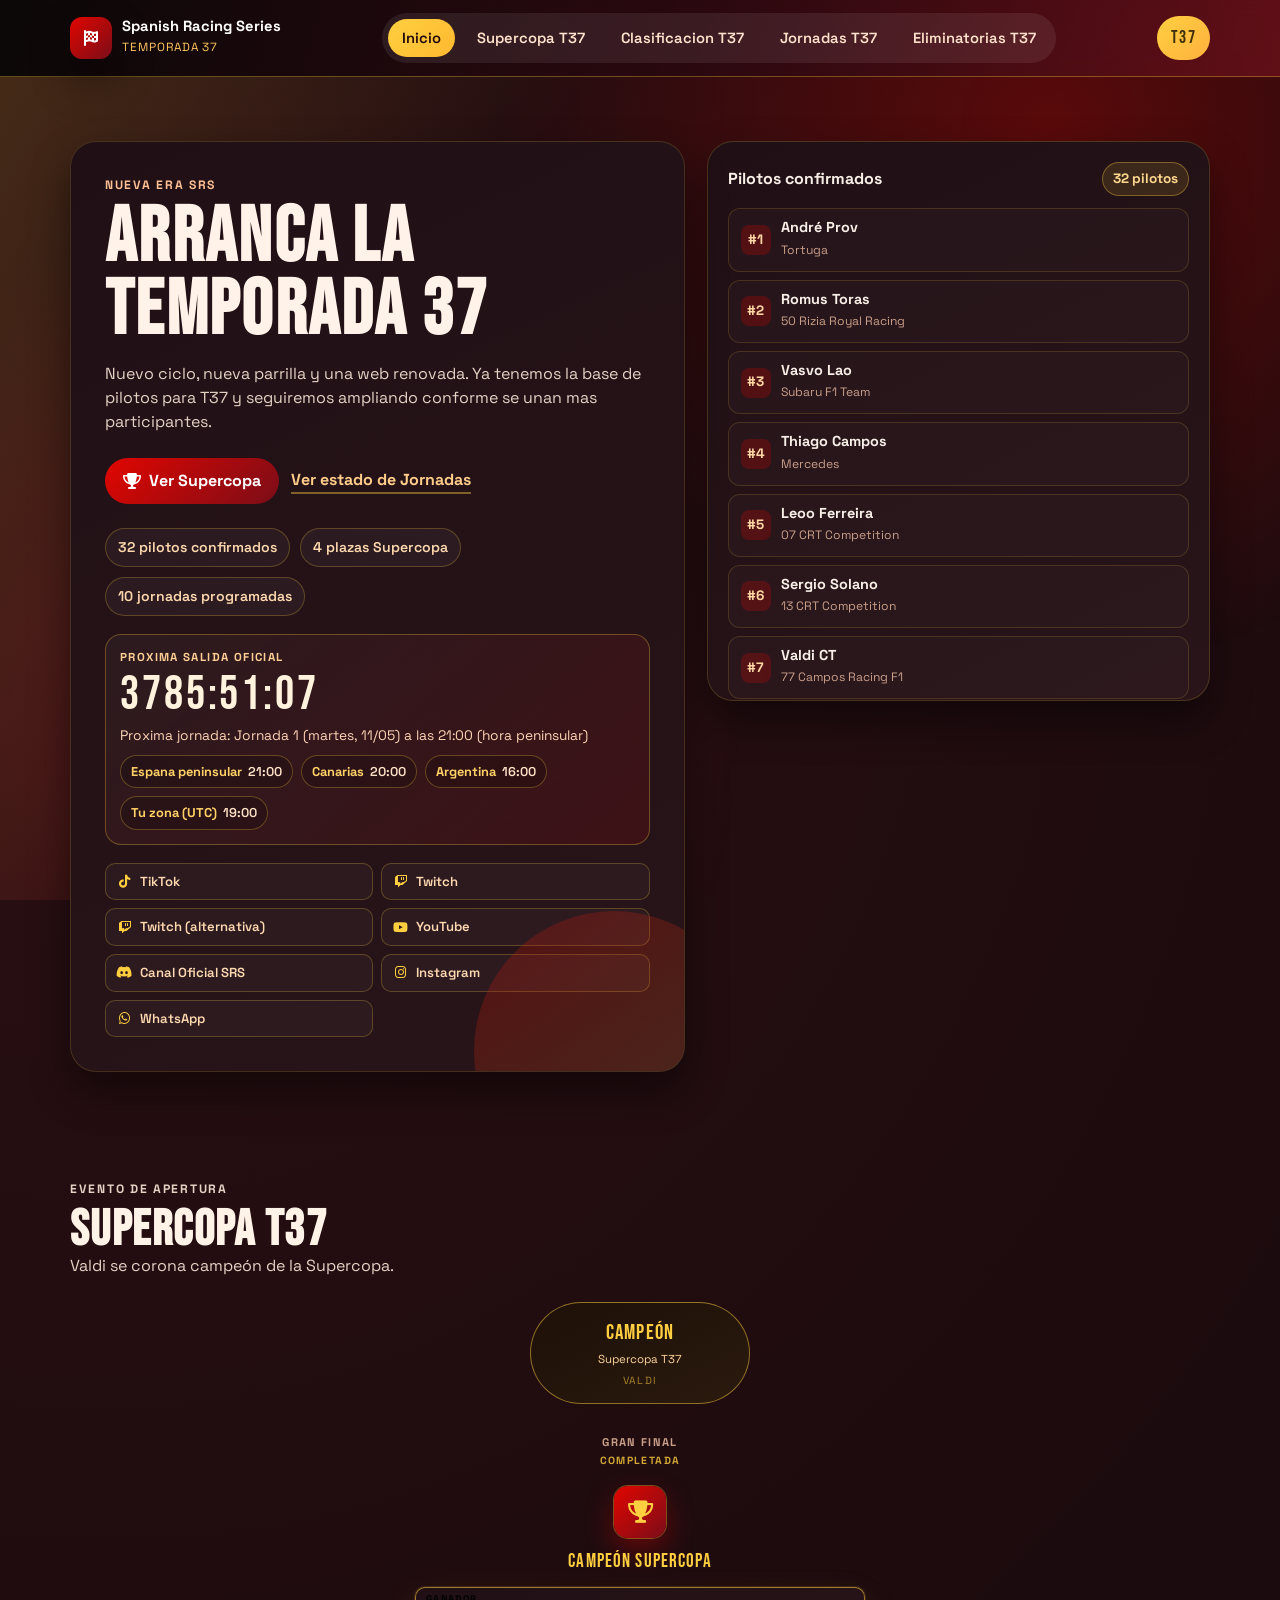
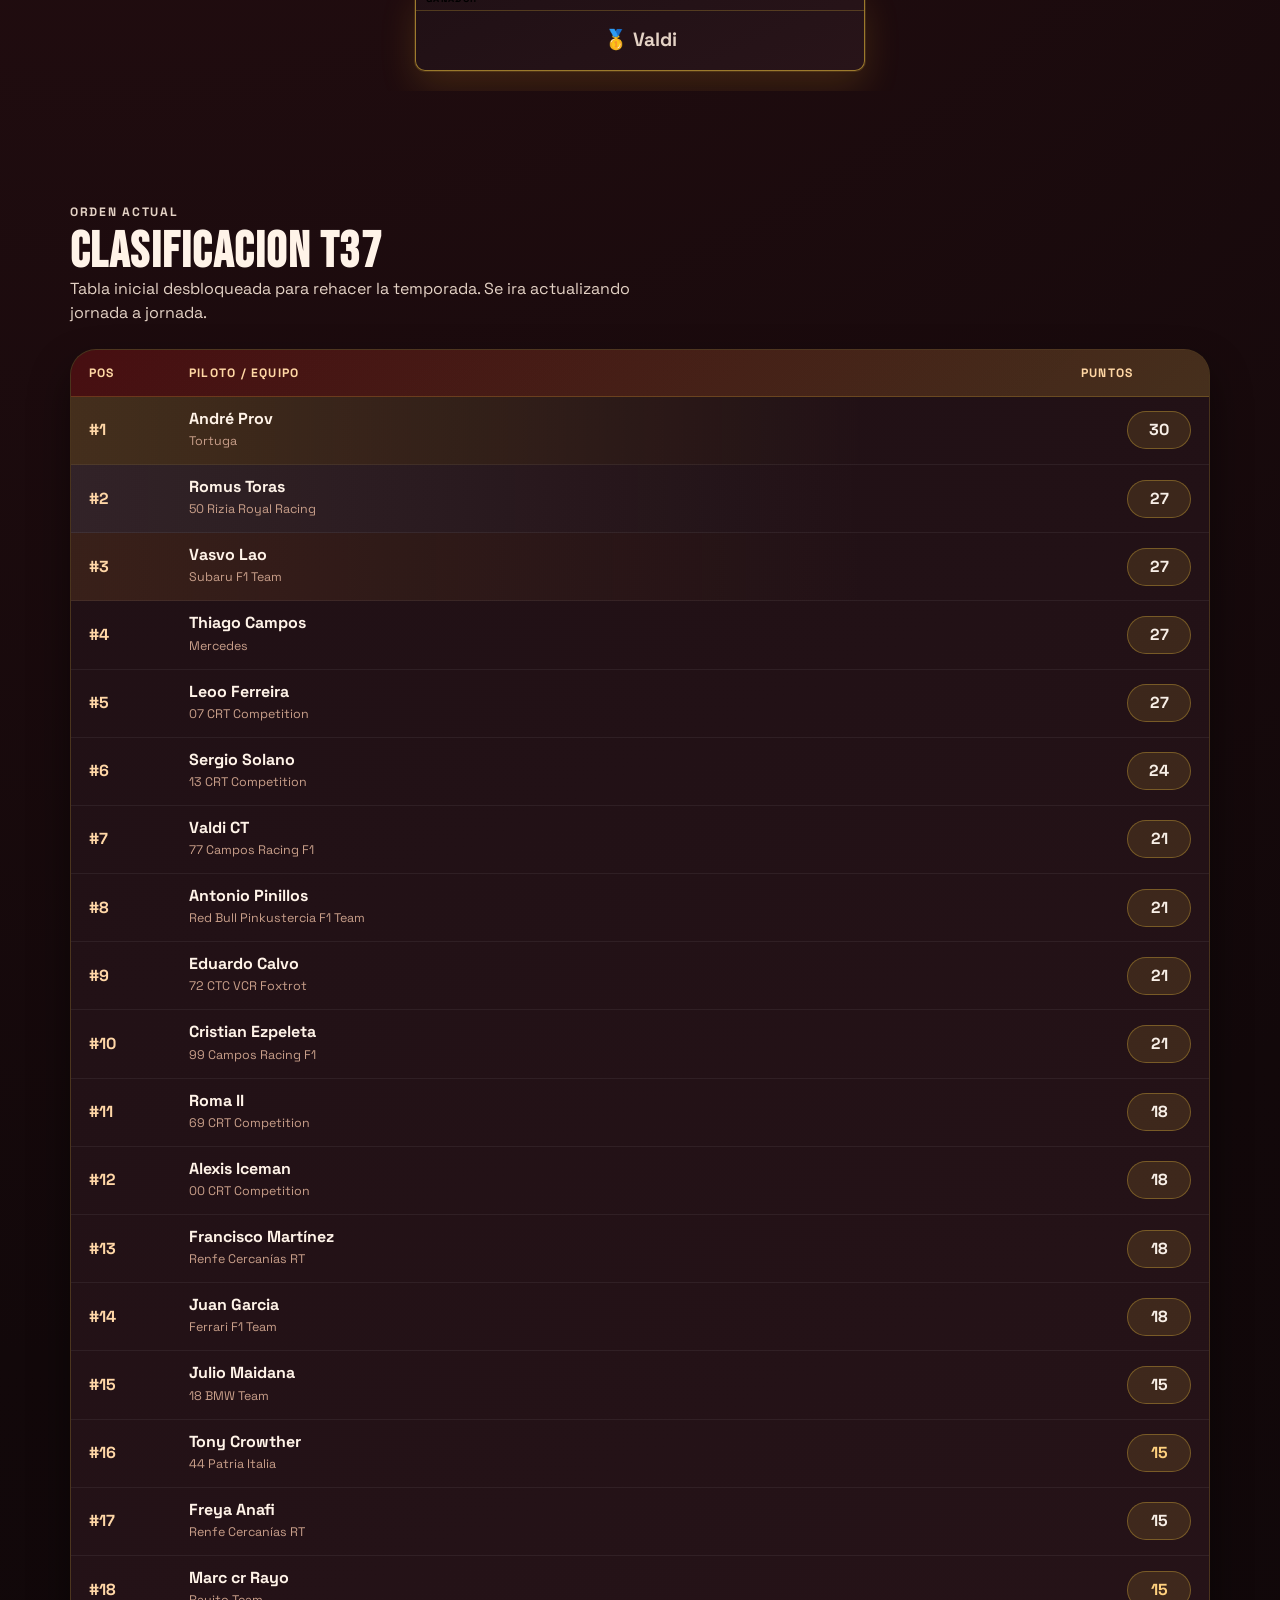
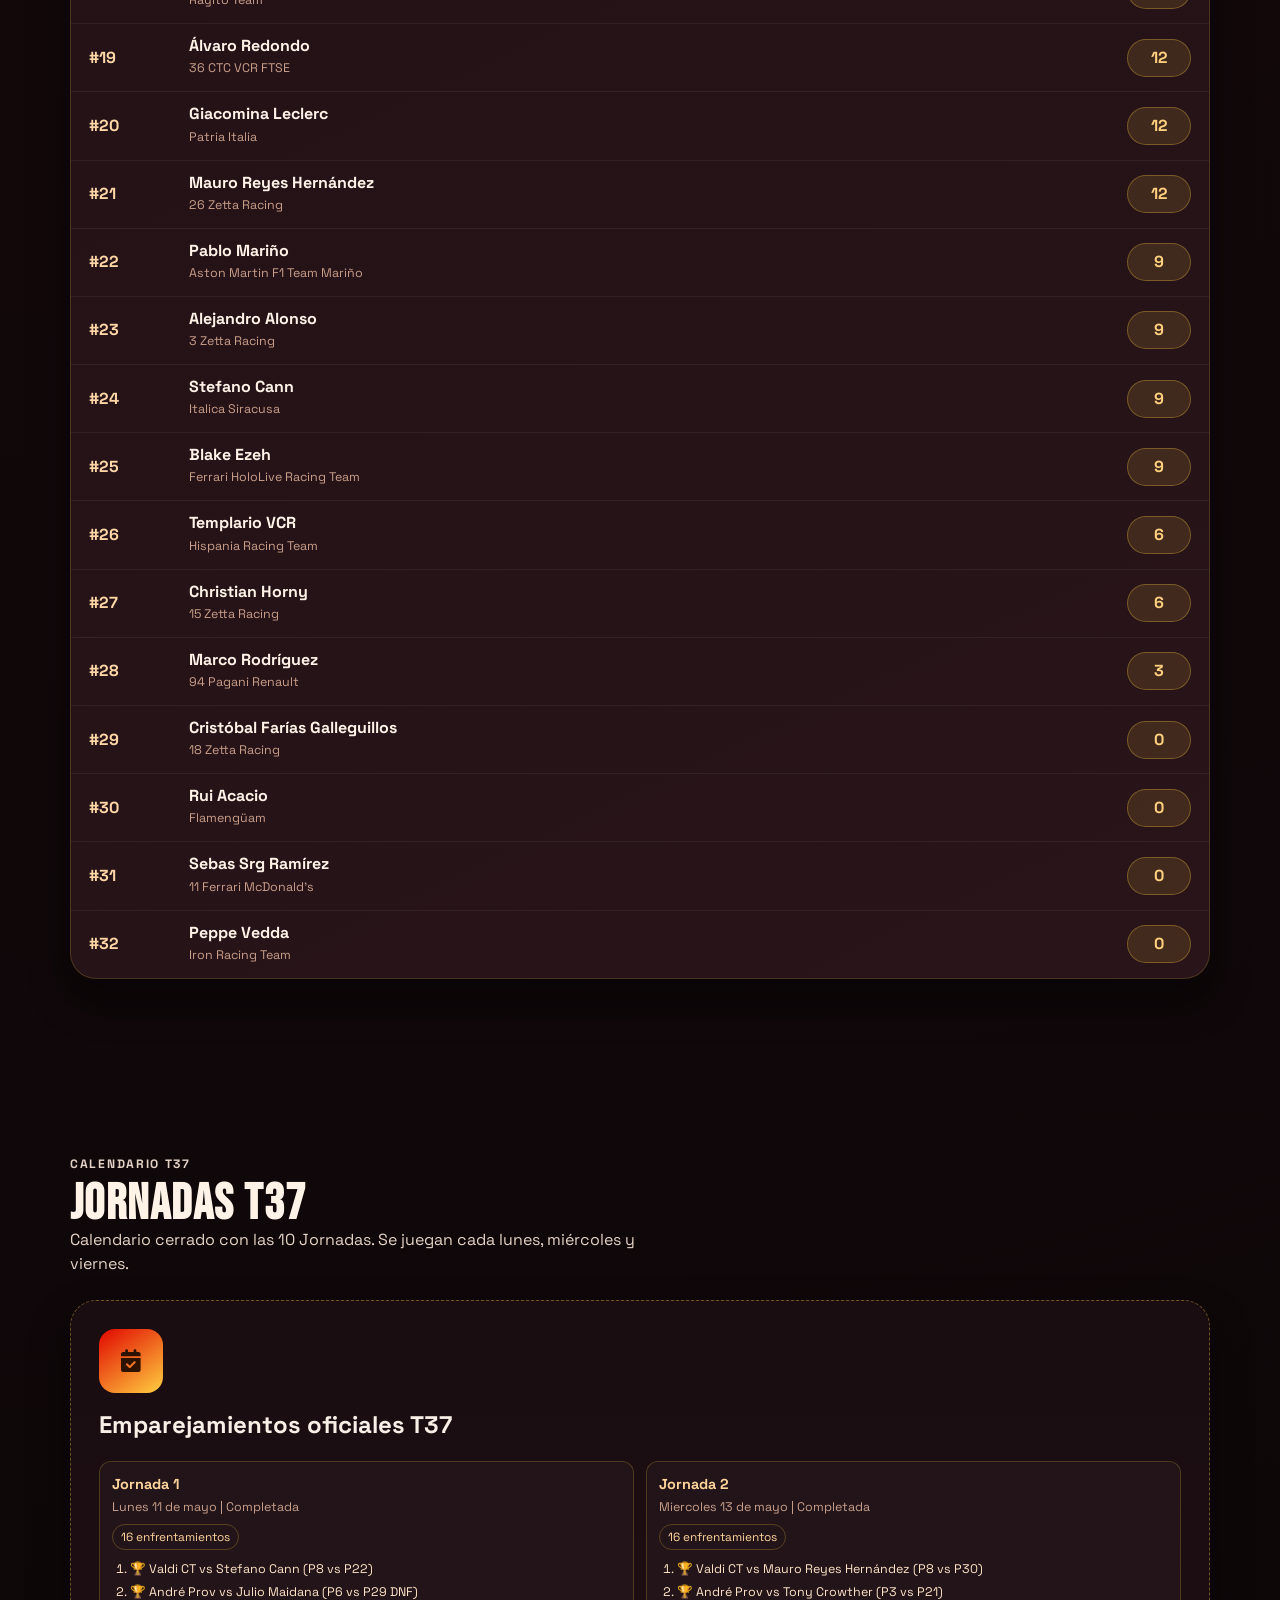
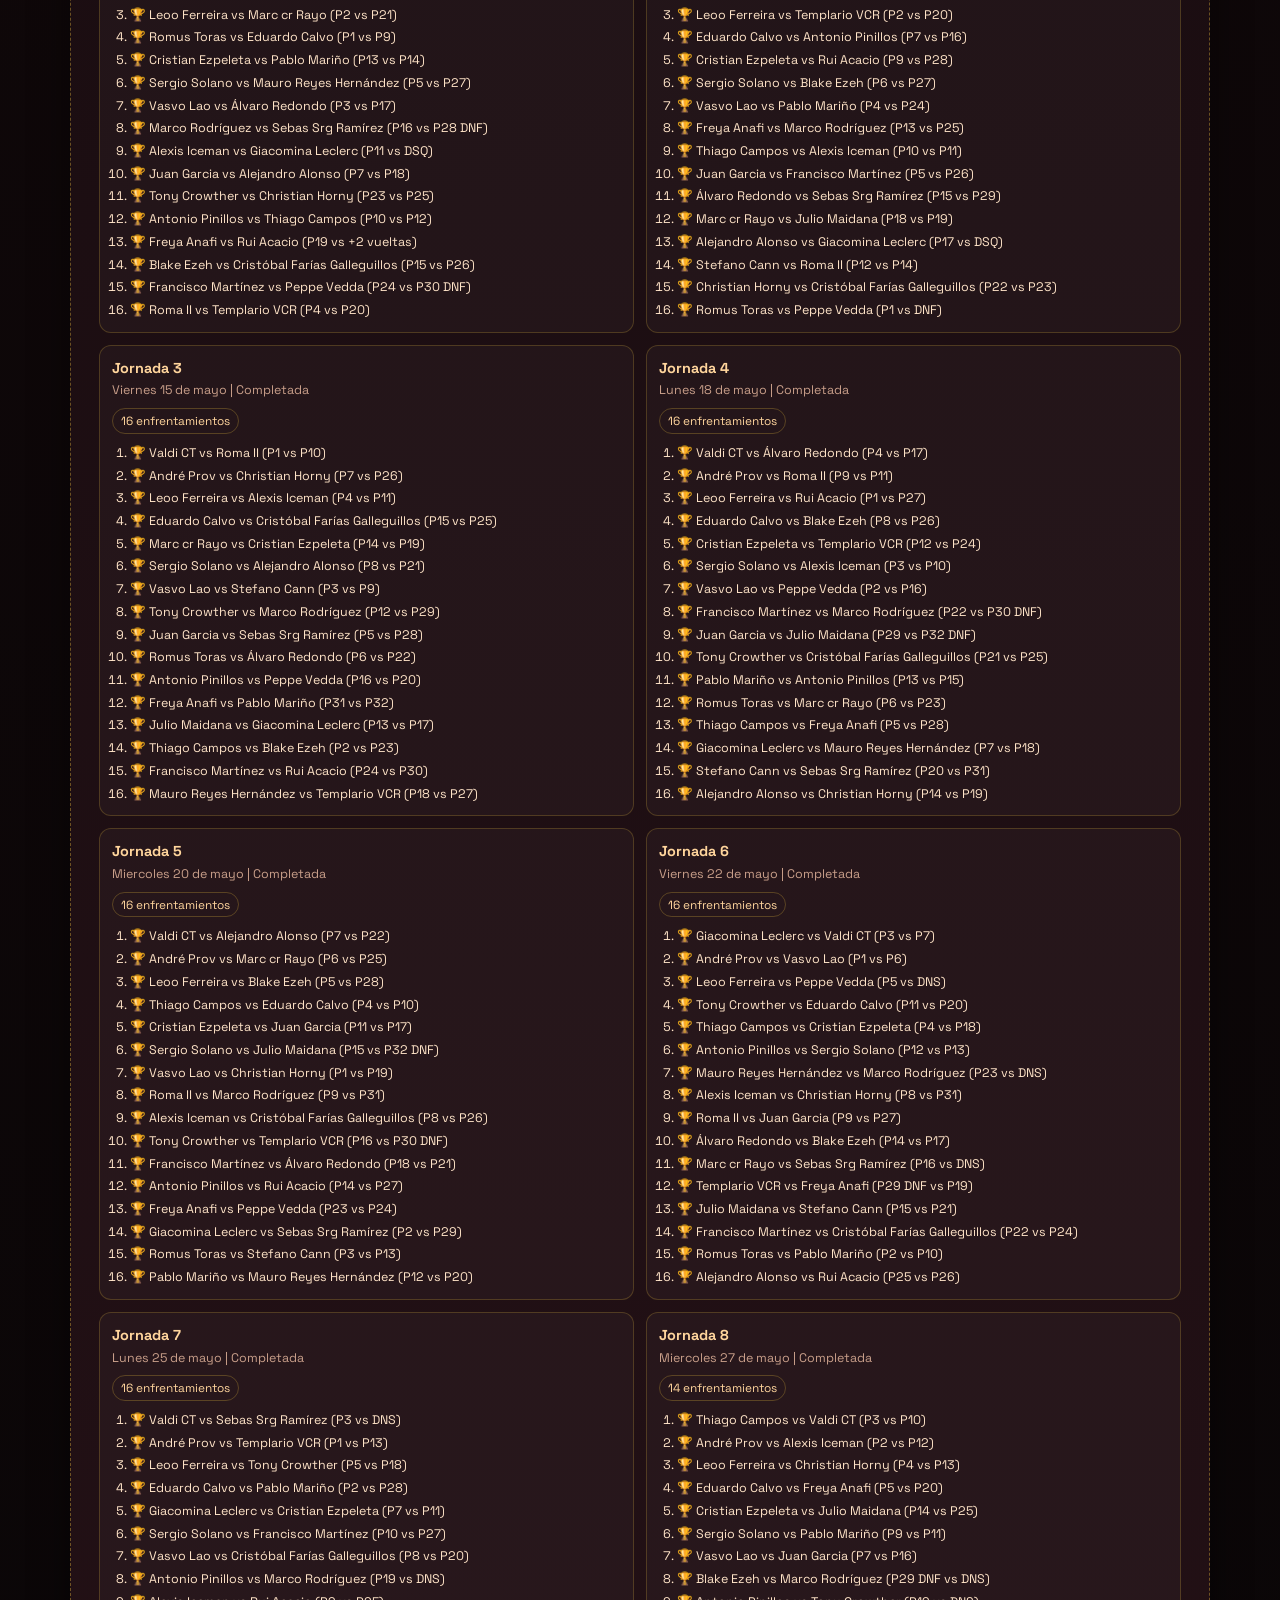
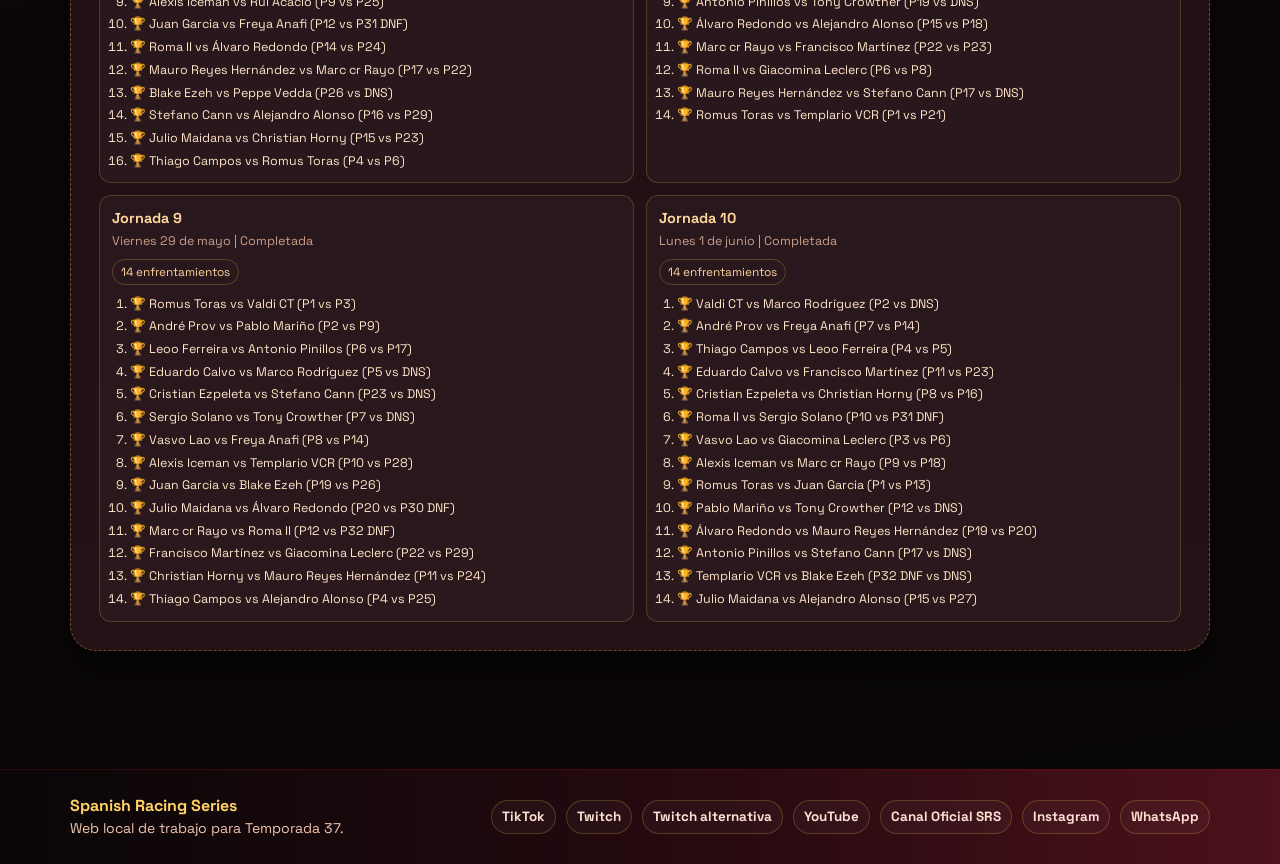
<file: index.html>
﻿<!DOCTYPE html>
<html lang="es">

<head>
    <meta charset="UTF-8">
    <meta name="viewport" content="width=device-width, initial-scale=1.0">
    <title>Spanish Racing Series - Temporada 37</title>
    <link rel="stylesheet" href="css/styles.css">
    <link rel="preconnect" href="https://fonts.googleapis.com">
    <link rel="preconnect" href="https://fonts.gstatic.com" crossorigin>
    <link
        href="https://fonts.googleapis.com/css2?family=Bebas+Neue&family=Space+Grotesk:wght@400;500;600;700&display=swap"
        rel="stylesheet">
    <link rel="stylesheet" href="https://cdnjs.cloudflare.com/ajax/libs/font-awesome/6.4.0/css/all.min.css">
</head>

<body>
    <div class="bg-layer" aria-hidden="true"></div>

    <!-- Header principal con marca, navegacion y chip de temporada -->
    <header class="main-header">
        <div class="container header-wrap">
            <a class="brand" href="#inicio">
                <span class="brand-mark"><i class="fas fa-flag-checkered"></i></span>
                <span class="brand-text">
                    <strong>Spanish Racing Series</strong>
                    <small>Temporada 37</small>
                </span>
            </a>

            <nav class="main-nav" aria-label="Principal">
                <a href="#inicio" class="active">Inicio</a>
                <a href="#supercopa">Supercopa T37</a>
                <a href="#clasificacion">Clasificacion T37</a>
                <a href="#jornadas">Jornadas T37</a>
                <a href="eliminatorias.html">Eliminatorias T37</a>
            </nav>

            <div class="season-chip">T37</div>
        </div>
    </header>

    <main>
        <section id="inicio" class="hero section">
            <div class="container hero-grid">
                <div class="hero-copy">
                    <p class="hero-kicker">Nueva era SRS</p>
                    <h1>Arranca la Temporada 37</h1>
                    <p class="hero-text">
                        Nuevo ciclo, nueva parrilla y una web renovada. Ya tenemos la base de pilotos para T37 y
                        seguiremos ampliando conforme se unan mas participantes.
                    </p>
                    <div class="hero-cta-row">
                        <a class="hero-btn" href="#supercopa">
                            <i class="fas fa-trophy"></i>
                            Ver Supercopa
                        </a>
                        <a class="hero-link" href="#jornadas">Ver estado de Jornadas</a>
                    </div>
                    <div class="hero-stats" id="hero-stats"></div>
                    <article class="countdown-card" id="countdown-card" aria-live="polite">
                        <p class="countdown-kicker">Proxima salida oficial</p>
                        <div class="countdown-time" id="countdown-time">--:--:--</div>
                        <p class="countdown-note" id="countdown-note">Objetivo diario: 21:00 (hora peninsular)</p>
                        <div class="countdown-zones" id="countdown-zones"></div>
                    </article>
                    <div class="official-links" aria-label="Canales oficiales SRS">
                        <a href="https://www.tiktok.com/@calvo.plan?_r=1&_t=ZN-93aEsFGNWVi" target="_blank"
                            rel="noopener noreferrer">
                            <i class="fab fa-tiktok"></i>
                            TikTok
                        </a>
                        <a href="https://www.twitch.tv/sergiote_g20" target="_blank" rel="noopener noreferrer">
                            <i class="fab fa-twitch"></i>
                            Twitch
                        </a>
                        <a href="https://www.twitch.tv/prodigss" target="_blank" rel="noopener noreferrer">
                            <i class="fab fa-twitch"></i>
                            Twitch (alternativa)
                        </a>
                        <a href="https://youtube.com/@spanishracingseries?si=9LkAzkI-EK1h5c3W" target="_blank"
                            rel="noopener noreferrer">
                            <i class="fab fa-youtube"></i>
                            YouTube
                        </a>
                        <a href="https://discord.gg/anDChwwQA" target="_blank" rel="noopener noreferrer">
                            <i class="fab fa-discord"></i>
                            Canal Oficial SRS
                        </a>
                        <a href="https://www.instagram.com/spanishracingseries_?igsh=MXZiMnczNXBraDJobw=="
                            target="_blank" rel="noopener noreferrer">
                            <i class="fab fa-instagram"></i>
                            Instagram
                        </a>
                        <a href="https://chat.whatsapp.com/KVf4sll1iDi8RmqroMjWDa" target="_blank"
                            rel="noopener noreferrer">
                            <i class="fab fa-whatsapp"></i>
                            WhatsApp
                        </a>
                    </div>
                </div>

                <aside class="hero-panel" aria-label="Parrilla provisional">
                    <div class="panel-header">
                        <h2>Pilotos confirmados</h2>
                        <span id="pilotos-count">0</span>
                    </div>
                    <div class="pilotos-list" id="pilotos-list"></div>
                </aside>
            </div>
        </section>

        <!-- Seccion Supercopa con los 4 clasificados actuales -->
        <section id="supercopa" class="section supercopa-section">
            <div class="container">
                <div class="section-head">
                    <p class="section-kicker">Evento de apertura</p>
                    <h2>Supercopa T37</h2>
                    <p>Valdi se corona campeón de la Supercopa.</p>
                </div>

                <!-- Phase pill para Supercopa -->
                <div class="phases" style="margin-bottom: 30px; display: flex; justify-content: center;">
                    <div class="phase-pill phase-pill--final" style="min-width: 220px;">
                        <div class="phase-name">Campeón</div>
                        <div class="phase-date">Supercopa T37</div>
                        <div class="phase-icon">Valdi</div>
                    </div>
                </div>

                <!-- Bracket de Supercopa -->
                <div class="bracket-wrap" style="display: flex; justify-content: center;">
                    <div class="bracket" style="min-width: auto; width: 100%; max-width: 450px;">
                        <div class="col col--final">
                            <div class="col-label">Gran Final <span>Completada</span></div>
                            <div class="final-wrap">
                                <div class="trophy" aria-hidden="true">
                                    <i class="fas fa-trophy"></i>
                                </div>
                                <div class="final-title">Campeón Supercopa</div>
                                <div class="match match--final" id="sup-fin-1">
                                    <div class="match-header match-header--final" style="background: var(--color-primary); color: #000;">Ganador</div>
                                    <div class="match-slot" style="border-left-color: var(--color-primary); text-align: center; padding: 15px;">
                                        <span class="slot-name" style="font-weight: bold; font-size: 1.2rem; display: block; width: 100%;">🥇 Valdi</span>
                                    </div>
                                </div>
                            </div>
                        </div>
                    </div>
                </div>
            </div>
        </section>

        <section id="clasificacion" class="section clasificacion-section">
            <div class="container">
                <div class="section-head">
                    <p class="section-kicker">Orden actual</p>
                    <h2>Clasificacion T37</h2>
                    <p>Tabla inicial desbloqueada para rehacer la temporada. Se ira actualizando jornada a jornada.</p>
                </div>

                <div class="clasificacion-wrap" role="region" aria-label="Clasificacion de pilotos T37">
                    <div class="clasificacion-head">
                        <span>Pos</span>
                        <span>Piloto / Equipo</span>
                        <span>Puntos</span>
                    </div>
                    <div class="clasificacion-list" id="clasificacion-list"></div>
                </div>
            </div>
        </section>

        <section id="jornadas" class="section jornadas-section">
            <div class="container">
                <div class="section-head">
                    <p class="section-kicker">Calendario T37</p>
                    <h2>Jornadas T37</h2>
                    <p>Calendario cerrado con las 10 Jornadas. Se juegan cada lunes, miércoles y viernes.</p>
                </div>

                <article class="jornadas-placeholder">
                    <div class="placeholder-icon"><i class="fas fa-calendar-check"></i></div>
                    <h3>Emparejamientos oficiales T37</h3>
                    <div class="jornadas-track" id="jornadas-track"></div>
                </article>
            </div>
        </section>
    </main>

    <!-- Footer con descripcion rapida y enlaces oficiales -->
    <footer class="main-footer">
        <div class="container footer-wrap">
            <div>
                <strong>Spanish Racing Series</strong>
                <p>Web local de trabajo para Temporada 37.</p>
            </div>
            <div class="footer-links">
                <a href="https://www.tiktok.com/@calvo.plan?_r=1&_t=ZN-93aEsFGNWVi" target="_blank"
                    rel="noopener noreferrer">TikTok</a>
                <a href="https://www.twitch.tv/sergiote_g20" target="_blank" rel="noopener noreferrer">Twitch</a>
                <a href="https://www.twitch.tv/prodigss" target="_blank" rel="noopener noreferrer">Twitch
                    alternativa</a>
                <a href="https://youtube.com/@spanishracingseries?si=9LkAzkI-EK1h5c3W" target="_blank"
                    rel="noopener noreferrer">YouTube</a>
                <a href="https://discord.gg/anDChwwQA" target="_blank" rel="noopener noreferrer">Canal Oficial SRS</a>
                <a href="https://www.instagram.com/spanishracingseries_?igsh=MXZiMnczNXBraDJobw==" target="_blank"
                    rel="noopener noreferrer">Instagram</a>
                <a href="https://chat.whatsapp.com/KVf4sll1iDi8RmqroMjWDa" target="_blank"
                    rel="noopener noreferrer">WhatsApp</a>
            </div>
        </div>
    </footer>

    <!-- CORRECCIÓN: era "js/data." (sin extensión), corregido a "js/data.js" -->
    <!-- CORRECCIÓN: eliminado js/eliminatorias.js que no se usa en esta página -->
    <script src="js/data.js"></script>
    <script src="js/app.js"></script>
</body>

</html>
</file>
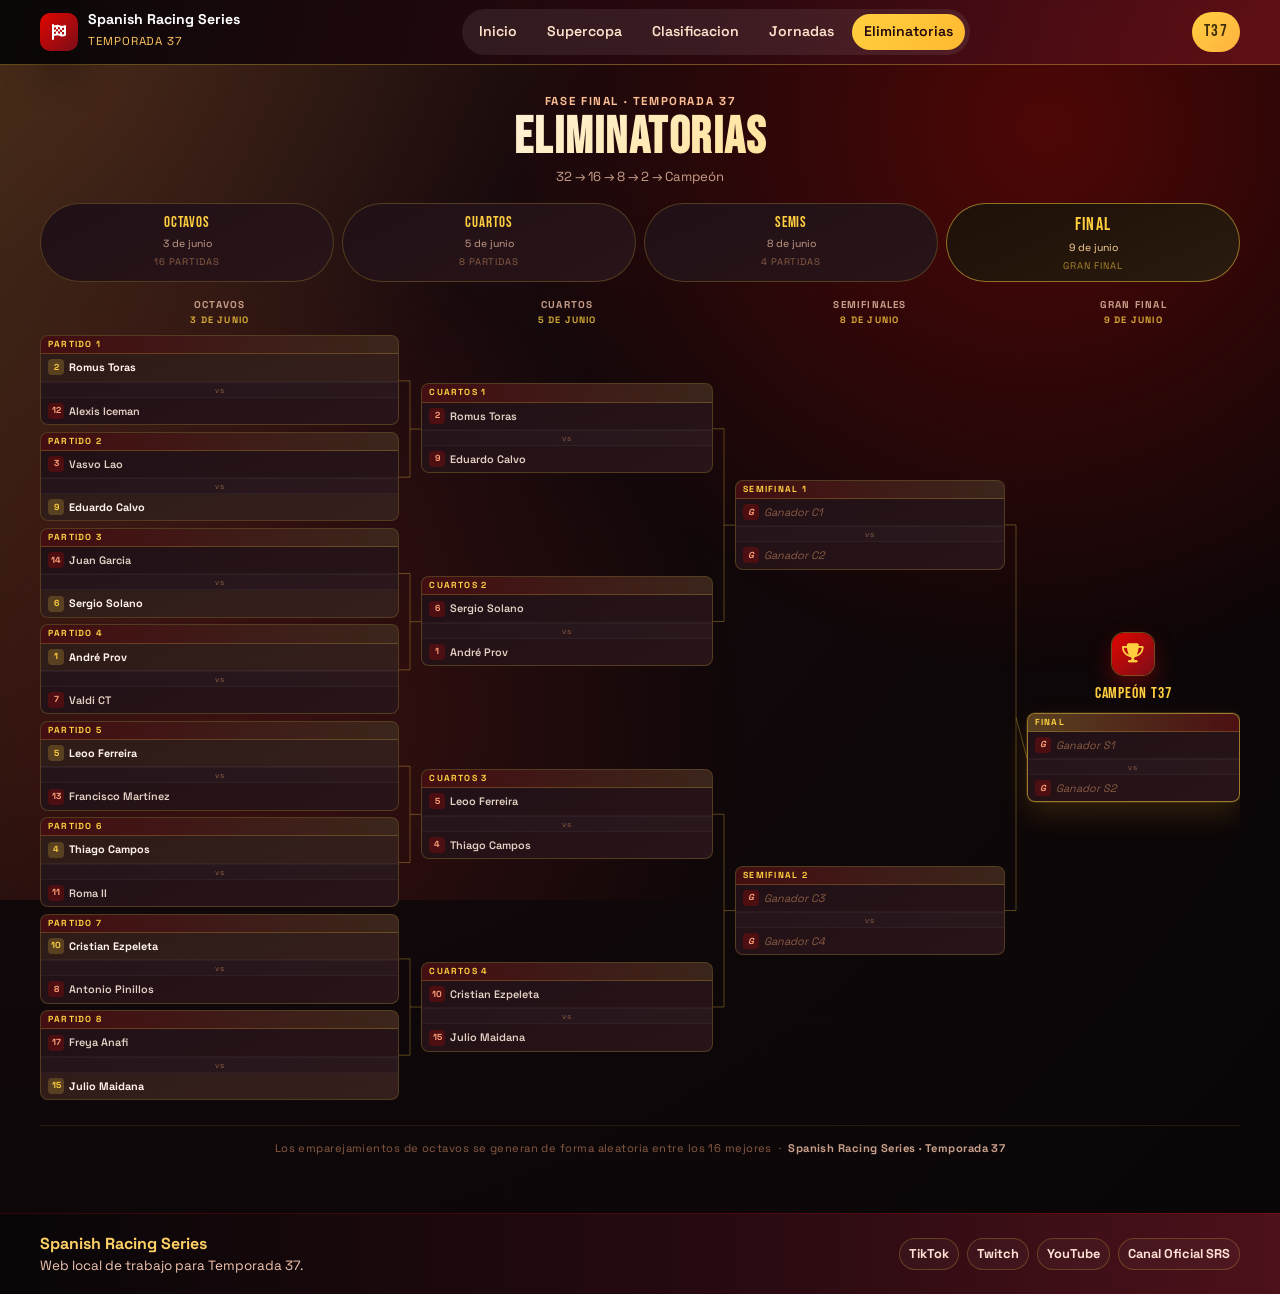
<file: eliminatorias.html>
<!DOCTYPE html>
<html lang="es">

<head>
    <meta charset="UTF-8">
    <meta name="viewport" content="width=device-width, initial-scale=1.0">
    <title>Spanish Racing Series - Eliminatorias T37</title>
    <link rel="stylesheet" href="css/eliminatorias.css">
    <link rel="preconnect" href="https://fonts.googleapis.com">
    <link rel="preconnect" href="https://fonts.gstatic.com" crossorigin>
    <link href="https://fonts.googleapis.com/css2?family=Bebas+Neue&family=Space+Grotesk:wght@400;600;700&display=swap" rel="stylesheet">
    <link rel="stylesheet" href="https://cdnjs.cloudflare.com/ajax/libs/font-awesome/6.4.0/css/all.min.css">
</head>

<body>

    <div class="bg-layer" aria-hidden="true"></div>

    <!-- Header -->
    <header class="main-header">
        <div class="container header-wrap">
            <a class="brand" href="index.html">
                <span class="brand-mark"><i class="fas fa-flag-checkered"></i></span>
                <span class="brand-text">
                    <strong>Spanish Racing Series</strong>
                    <small>Temporada 37</small>
                </span>
            </a>
            <nav class="main-nav" aria-label="Principal">
                <a href="index.html">Inicio</a>
                <a href="index.html#supercopa">Supercopa</a>
                <a href="index.html#clasificacion">Clasificacion</a>
                <a href="index.html#jornadas">Jornadas</a>
                <a href="eliminatorias.html" class="active">Eliminatorias</a>
            </nav>
            <div class="season-chip">T37</div>
        </div>
    </header>

    <main>
        <section class="elim-section">
            <div class="container">

                <!-- Cabecera compacta -->
                <div class="elim-header">
                    <p class="elim-kicker">Fase final · Temporada 37</p>
                    <h1 class="elim-title">Eliminatorias</h1>
                    <p class="elim-sub">32 → 16 → 8 → 2 → Campeón</p>
                </div>

                <!-- Phase pills -->
                <div class="phases">
                    <div class="phase-pill">
                        <div class="phase-name">Octavos</div>
                        <div class="phase-date">3 de junio</div>
                        <div class="phase-icon">16 partidas</div>
                    </div>
                    <div class="phase-pill">
                        <div class="phase-name">Cuartos</div>
                        <div class="phase-date">5 de junio</div>
                        <div class="phase-icon">8 partidas</div>
                    </div>
                    <div class="phase-pill">
                        <div class="phase-name">Semis</div>
                        <div class="phase-date">8 de junio</div>
                        <div class="phase-icon">4 partidas</div>
                    </div>
                    <div class="phase-pill phase-pill--final">
                        <div class="phase-name">Final</div>
                        <div class="phase-date">9 de junio</div>
                        <div class="phase-icon">Gran Final</div>
                    </div>
                </div>

                <!-- Bracket -->
                <div class="bracket-wrap">
                    <div class="bracket">

                        <!-- ===== OCTAVOS ===== -->
                        <div class="col col--octavos">
                            <div class="col-label">Octavos <span>3 de junio</span></div>
                            <div class="match-group">

                                <div class="match" id="oct-1">
                                    <div class="match-header">Partido 1</div>
                                    <div class="match-slot">
                                        <span class="slot-seed">2</span>
                                        <span class="slot-name">Romus Toras</span>
                                    </div>
                                    <div class="vs-divider">vs</div>
                                    <div class="match-slot">
                                        <span class="slot-seed">12</span>
                                        <span class="slot-name">Alexis Iceman</span>
                                    </div>
                                </div>

                                <div class="match" id="oct-2">
                                    <div class="match-header">Partido 2</div>
                                    <div class="match-slot">
                                        <span class="slot-seed">3</span>
                                        <span class="slot-name">Vasvo Lao</span>
                                    </div>
                                    <div class="vs-divider">vs</div>
                                    <div class="match-slot">
                                        <span class="slot-seed">9</span>
                                        <span class="slot-name">Eduardo Calvo</span>
                                    </div>
                                </div>

                                <div class="match" id="oct-3">
                                    <div class="match-header">Partido 3</div>
                                    <div class="match-slot">
                                        <span class="slot-seed">14</span>
                                        <span class="slot-name">Juan Garcia</span>
                                    </div>
                                    <div class="vs-divider">vs</div>
                                    <div class="match-slot">
                                        <span class="slot-seed">6</span>
                                        <span class="slot-name">Sergio Solano</span>
                                    </div>
                                </div>

                                <div class="match" id="oct-4">
                                    <div class="match-header">Partido 4</div>
                                    <div class="match-slot">
                                        <span class="slot-seed">1</span>
                                        <span class="slot-name">André Prov</span>
                                    </div>
                                    <div class="vs-divider">vs</div>
                                    <div class="match-slot">
                                        <span class="slot-seed">7</span>
                                        <span class="slot-name">Valdi CT</span>
                                    </div>
                                </div>

                                <div class="match" id="oct-5">
                                    <div class="match-header">Partido 5</div>
                                    <div class="match-slot">
                                        <span class="slot-seed">5</span>
                                        <span class="slot-name">Leoo Ferreira</span>
                                    </div>
                                    <div class="vs-divider">vs</div>
                                    <div class="match-slot">
                                        <span class="slot-seed">13</span>
                                        <span class="slot-name">Francisco Martínez</span>
                                    </div>
                                </div>

                                <div class="match" id="oct-6">
                                    <div class="match-header">Partido 6</div>
                                    <div class="match-slot">
                                        <span class="slot-seed">4</span>
                                        <span class="slot-name">Thiago Campos</span>
                                    </div>
                                    <div class="vs-divider">vs</div>
                                    <div class="match-slot">
                                        <span class="slot-seed">11</span>
                                        <span class="slot-name">Roma II</span>
                                    </div>
                                </div>

                                <div class="match" id="oct-7">
                                    <div class="match-header">Partido 7</div>
                                    <div class="match-slot">
                                        <span class="slot-seed">10</span>
                                        <span class="slot-name">Cristian Ezpeleta</span>
                                    </div>
                                    <div class="vs-divider">vs</div>
                                    <div class="match-slot">
                                        <span class="slot-seed">8</span>
                                        <span class="slot-name">Antonio Pinillos</span>
                                    </div>
                                </div>

                                <div class="match" id="oct-8">
                                    <div class="match-header">Partido 8</div>
                                    <div class="match-slot">
                                        <span class="slot-seed">17</span>
                                        <span class="slot-name">Freya Anafi</span>
                                    </div>
                                    <div class="vs-divider">vs</div>
                                    <div class="match-slot">
                                        <span class="slot-seed">15</span>
                                        <span class="slot-name">Julio Maidana</span>
                                    </div>
                                </div>

                            </div>
                        </div>

                        <!-- Conector Octavos → Cuartos -->
                        <div class="connector-col" id="conn-oct-cua"></div>

                        <!-- ===== CUARTOS ===== -->
                        <div class="col col--cuartos">
                            <div class="col-label">Cuartos <span>5 de junio</span></div>
                            <div class="match-group">

                                <div class="match" id="cua-1">
                                    <div class="match-header">Cuartos 1</div>
                                    <div class="match-slot tbd">
                                        <span class="slot-seed">2</span>
                                        <span class="slot-name">Ganador P1</span>
                                    </div>
                                    <div class="vs-divider">vs</div>
                                    <div class="match-slot tbd">
                                        <span class="slot-seed">9</span>
                                        <span class="slot-name">Ganador P2</span>
                                    </div>
                                </div>

                                <div class="match" id="cua-2">
                                    <div class="match-header">Cuartos 2</div>
                                    <div class="match-slot tbd">
                                        <span class="slot-seed">6</span>
                                        <span class="slot-name">Ganador P3</span>
                                    </div>
                                    <div class="vs-divider">vs</div>
                                    <div class="match-slot tbd">
                                        <span class="slot-seed">1</span>
                                        <span class="slot-name">Ganador P4</span>
                                    </div>
                                </div>

                                <div class="match" id="cua-3">
                                    <div class="match-header">Cuartos 3</div>
                                    <div class="match-slot tbd">
                                        <span class="slot-seed">5</span>
                                        <span class="slot-name">Ganador P5</span>
                                    </div>
                                    <div class="vs-divider">vs</div>
                                    <div class="match-slot tbd">
                                        <span class="slot-seed">4</span>
                                        <span class="slot-name">Ganador P6</span>
                                    </div>
                                </div>

                                <div class="match" id="cua-4">
                                    <div class="match-header">Cuartos 4</div>
                                    <div class="match-slot tbd">
                                        <span class="slot-seed">10</span>
                                        <span class="slot-name">Ganador P7</span>
                                    </div>
                                    <div class="vs-divider">vs</div>
                                    <div class="match-slot tbd">
                                        <span class="slot-seed">15</span>
                                        <span class="slot-name">Ganador P8</span>
                                    </div>
                                </div>

                            </div>
                        </div>

                        <!-- Conector Cuartos → Semis -->
                        <div class="connector-col" id="conn-cua-sem"></div>

                        <!-- ===== SEMIS ===== -->
                        <div class="col col--semis">
                            <div class="col-label">Semifinales <span>8 de junio</span></div>
                            <div class="match-group">

                                <div class="match" id="sem-1">
                                    <div class="match-header">Semifinal 1</div>
                                    <div class="match-slot tbd">
                                        <span class="slot-seed">G</span>
                                        <span class="slot-name">Ganador C1</span>
                                    </div>
                                    <div class="vs-divider">vs</div>
                                    <div class="match-slot tbd">
                                        <span class="slot-seed">G</span>
                                        <span class="slot-name">Ganador C2</span>
                                    </div>
                                </div>

                                <div class="match" id="sem-2">
                                    <div class="match-header">Semifinal 2</div>
                                    <div class="match-slot tbd">
                                        <span class="slot-seed">G</span>
                                        <span class="slot-name">Ganador C3</span>
                                    </div>
                                    <div class="vs-divider">vs</div>
                                    <div class="match-slot tbd">
                                        <span class="slot-seed">G</span>
                                        <span class="slot-name">Ganador C4</span>
                                    </div>
                                </div>

                            </div>
                        </div>

                        <!-- Conector Semis → Final -->
                        <div class="connector-col" id="conn-sem-fin"></div>

                        <!-- ===== FINAL ===== -->
                        <div class="col col--final">
                            <div class="col-label">Gran Final <span>9 de junio</span></div>
                            <div class="final-wrap">
                                <div class="trophy" aria-hidden="true">
                                    <i class="fas fa-trophy"></i>
                                </div>
                                <div class="final-title">Campeón T37</div>
                                <div class="match match--final" id="fin-1">
                                    <div class="match-header match-header--final">Final</div>
                                    <div class="match-slot tbd">
                                        <span class="slot-seed">G</span>
                                        <span class="slot-name">Ganador S1</span>
                                    </div>
                                    <div class="vs-divider">vs</div>
                                    <div class="match-slot tbd">
                                        <span class="slot-seed">G</span>
                                        <span class="slot-name">Ganador S2</span>
                                    </div>
                                </div>
                            </div>
                        </div>

                    </div><!-- /.bracket -->
                </div><!-- /.bracket-wrap -->

                <p class="bracket-note">
                    Los emparejamientos de octavos se generan de forma aleatoria entre los 16 mejores &nbsp;·&nbsp;
                    <strong>Spanish Racing Series · Temporada 37</strong>
                </p>

            </div><!-- /.container -->
        </section>
    </main>

    <!-- Footer -->
    <footer class="main-footer">
        <div class="container footer-wrap">
            <div>
                <strong>Spanish Racing Series</strong>
                <p>Web local de trabajo para Temporada 37.</p>
            </div>
            <div class="footer-links">
                <a href="https://www.tiktok.com/@calvo.plan?_r=1&_t=ZN-93aEsFGNWVi" target="_blank" rel="noopener noreferrer">TikTok</a>
                <a href="https://www.twitch.tv/sergiote_g20" target="_blank" rel="noopener noreferrer">Twitch</a>
                <a href="https://youtube.com/@spanishracingseries?si=9LkAzkI-EK1h5c3W" target="_blank" rel="noopener noreferrer">YouTube</a>
                <a href="https://discord.gg/anDChwwQA" target="_blank" rel="noopener noreferrer">Canal Oficial SRS</a>
            </div>
        </div>
    </footer>

    <script src="js/data.js"></script>
    <script src="js/eliminatorias.js"></script>

</body>

</html>
</file>
<file: css/styles.css>
﻿:root {
    --ink-900: #f8efe7;
    --ink-800: #e4d2c5;
    --ink-700: #c99f8a;
    /* CORRECCIÓN: --ink-600 faltaba y se usa en bracket/phase styles */
    --ink-600: #8a5c44;
    --bg-950: #090607;
    --bg-900: #13090b;
    --bg-850: #1b0d11;
    --card-900: #201015;
    --card-850: #281419;
    --red-500: #e10600;
    --red-400: #ff3b30;
    --gold-500: #ffcf40;
    --gold-400: #ffd166;
    --paper: #12090c;
    --white: #ffffff;
    --shadow-soft: 0 20px 40px rgba(0, 0, 0, 0.45);
    --shadow-strong: 0 24px 70px rgba(0, 0, 0, 0.6);
    --radius-xl: 26px;
    --radius-md: 14px;
    /* CORRECCIÓN: --radius-sm faltaba y se usa en .match */
    --radius-sm: 10px;
    --transition: all 0.25s ease;
    /* CORRECCIÓN: --border y --border-bright faltaban y se usan en phase pills y bracket */
    --border: rgba(255, 207, 64, 0.22);
    --border-bright: rgba(255, 207, 64, 0.6);
}

* {
    margin: 0;
    padding: 0;
    box-sizing: border-box;
}

html {
    scroll-behavior: smooth;
}

body {
    font-family: 'Space Grotesk', sans-serif;
    color: var(--ink-900);
    background: radial-gradient(circle at 8% 8%, #2a0f13 0%, #12080a 35%, #090607 100%);
    line-height: 1.5;
    min-height: 100vh;
}

.bg-layer {
    position: fixed;
    inset: 0;
    pointer-events: none;
    z-index: -1;
    background:
        radial-gradient(circle at 82% 14%, rgba(225, 6, 0, 0.3), transparent 42%),
        radial-gradient(circle at 18% 82%, rgba(255, 59, 48, 0.18), transparent 40%),
        linear-gradient(120deg, rgba(255, 207, 64, 0.16) 0%, transparent 35%);
}

.container {
    width: min(1140px, calc(100% - 2.4rem));
    margin-inline: auto;
}

.section {
    padding: 88px 0;
}

.main-header {
    position: sticky;
    top: 0;
    z-index: 20;
    backdrop-filter: blur(10px);
    background: linear-gradient(105deg, rgba(9, 6, 7, 0.95) 0%, rgba(43, 9, 16, 0.92) 56%, rgba(100, 16, 24, 0.9) 100%);
    border-bottom: 1px solid rgba(255, 207, 64, 0.35);
}

.header-wrap {
    min-height: 76px;
    display: grid;
    grid-template-columns: auto 1fr auto;
    align-items: center;
    gap: 18px;
}

.brand {
    display: inline-flex;
    align-items: center;
    gap: 10px;
    color: var(--white);
    text-decoration: none;
}

.brand-mark {
    width: 42px;
    height: 42px;
    display: grid;
    place-items: center;
    border-radius: 12px;
    background: linear-gradient(135deg, var(--red-500), #7b0d18);
    color: var(--white);
    box-shadow: var(--shadow-soft);
}

.brand-text strong {
    display: block;
    font-size: 0.92rem;
    line-height: 1.1;
}

.brand-text small {
    color: #ffc761;
    font-size: 0.74rem;
    letter-spacing: 0.08em;
    text-transform: uppercase;
}

.main-nav {
    justify-self: center;
    display: flex;
    align-items: center;
    gap: 8px;
    background: rgba(255, 255, 255, 0.08);
    border-radius: 999px;
    padding: 6px;
}

.main-nav a {
    text-decoration: none;
    color: #ffe2cc;
    font-weight: 600;
    font-size: 0.92rem;
    padding: 8px 14px;
    border-radius: 999px;
    transition: var(--transition);
}

.main-nav a:hover,
.main-nav a.active {
    color: #21070b;
    background: linear-gradient(135deg, var(--gold-500), #ffb930);
}

.season-chip {
    border-radius: 999px;
    padding: 9px 14px;
    font-family: 'Bebas Neue', sans-serif;
    font-size: 1.1rem;
    letter-spacing: 0.08em;
    background: linear-gradient(135deg, var(--gold-500), #ffb13e);
    color: #3f2f0b;
}

.hero {
    padding-top: 64px;
}

.hero-grid {
    display: grid;
    grid-template-columns: 1.1fr 0.9fr;
    gap: 22px;
}

.hero-copy,
.hero-panel,
.supercopa-grid article,
.jornadas-placeholder {
    border-radius: var(--radius-xl);
    background: linear-gradient(155deg, var(--card-900) 0%, var(--card-850) 100%);
    border: 1px solid rgba(255, 207, 64, 0.16);
    box-shadow: var(--shadow-soft);
}

.hero-copy {
    padding: 34px;
    position: relative;
    overflow: hidden;
}

.hero-copy::after {
    content: '';
    position: absolute;
    width: 280px;
    height: 280px;
    border-radius: 999px;
    right: -70px;
    bottom: -120px;
    background: linear-gradient(145deg, rgba(225, 6, 0, 0.24), rgba(255, 207, 64, 0.14));
}

.hero-kicker,
.section-kicker {
    font-size: 0.76rem;
    text-transform: uppercase;
    letter-spacing: 0.14em;
    color: #ffbf94;
    margin-bottom: 8px;
    font-weight: 700;
}

.hero h1,
.section-head h2 {
    font-family: 'Bebas Neue', sans-serif;
    letter-spacing: 0.03em;
    line-height: 0.95;
}

.hero h1 {
    font-size: clamp(2.5rem, 6vw, 4.8rem);
    color: #fff3e9;
    margin-bottom: 14px;
}

.hero-text {
    max-width: 58ch;
    color: var(--ink-800);
}

.hero-cta-row {
    margin-top: 24px;
    display: flex;
    align-items: center;
    flex-wrap: wrap;
    gap: 12px;
}

.hero-btn {
    display: inline-flex;
    align-items: center;
    gap: 8px;
    text-decoration: none;
    border-radius: 999px;
    padding: 11px 18px;
    color: var(--white);
    background: linear-gradient(135deg, var(--red-500), #7b0d18);
    font-weight: 700;
    transition: var(--transition);
}

.hero-btn:hover {
    transform: translateY(-2px);
    box-shadow: 0 16px 30px rgba(123, 13, 24, 0.32);
}

.hero-link {
    color: #ffcc8a;
    font-weight: 700;
    text-decoration: none;
    border-bottom: 2px solid rgba(255, 207, 64, 0.42);
}

.hero-stats {
    margin-top: 24px;
    display: flex;
    flex-wrap: wrap;
    gap: 10px;
}

.countdown-card {
    margin-top: 18px;
    padding: 14px;
    border-radius: 16px;
    border: 1px solid rgba(255, 207, 64, 0.3);
    background: linear-gradient(140deg, rgba(255, 255, 255, 0.04), rgba(225, 6, 0, 0.12));
}

.countdown-kicker {
    font-size: 0.72rem;
    letter-spacing: 0.12em;
    text-transform: uppercase;
    color: #ffcf95;
    font-weight: 700;
}

.countdown-time {
    margin-top: 4px;
    font-family: 'Bebas Neue', sans-serif;
    font-size: clamp(2rem, 5vw, 3rem);
    line-height: 1;
    letter-spacing: 0.06em;
    color: #fff3dd;
}

.countdown-note {
    margin-top: 6px;
    color: #ffd5b6;
    font-size: 0.86rem;
}

.countdown-zones {
    margin-top: 10px;
    display: flex;
    flex-wrap: wrap;
    gap: 8px;
}

.countdown-zone {
    display: inline-flex;
    align-items: center;
    gap: 6px;
    border-radius: 999px;
    border: 1px solid rgba(255, 207, 64, 0.28);
    background: rgba(0, 0, 0, 0.18);
    padding: 6px 10px;
    color: #ffe2c8;
    font-size: 0.8rem;
    font-weight: 600;
}

.countdown-zone strong {
    color: #ffd166;
}

.official-links {
    margin-top: 18px;
    display: grid;
    grid-template-columns: repeat(2, minmax(0, 1fr));
    gap: 8px;
}

.official-links a {
    display: inline-flex;
    align-items: center;
    gap: 8px;
    text-decoration: none;
    padding: 8px 10px;
    border-radius: 10px;
    border: 1px solid rgba(255, 207, 64, 0.24);
    background: rgba(255, 255, 255, 0.03);
    color: #ffd9b1;
    font-size: 0.82rem;
    font-weight: 600;
    transition: var(--transition);
}

.official-links a:hover {
    transform: translateY(-2px);
    border-color: rgba(255, 207, 64, 0.5);
    background: rgba(255, 207, 64, 0.12);
    color: #ffe9d0;
}

.official-links i {
    color: #ffcf40;
    width: 16px;
    text-align: center;
}

.stat-pill {
    background: rgba(255, 255, 255, 0.04);
    border: 1px solid rgba(255, 207, 64, 0.24);
    border-radius: 999px;
    padding: 8px 12px;
    color: #ffd9af;
    font-size: 0.88rem;
    font-weight: 600;
}

.hero-panel {
    padding: 20px;
    border: 1px solid rgba(255, 207, 64, 0.18);
    max-height: 560px;
    overflow: auto;
}

.panel-header {
    display: flex;
    justify-content: space-between;
    align-items: center;
    margin-bottom: 12px;
}

.panel-header h2 {
    font-size: 1rem;
}

.panel-header span {
    background: rgba(255, 207, 64, 0.12);
    border: 1px solid rgba(255, 207, 64, 0.35);
    color: #ffd88f;
    border-radius: 999px;
    padding: 6px 10px;
    font-weight: 700;
    font-size: 0.85rem;
}

.pilotos-list {
    display: grid;
    gap: 8px;
}

.piloto-row {
    display: flex;
    align-items: center;
    gap: 10px;
    background: rgba(255, 255, 255, 0.02);
    border: 1px solid rgba(255, 207, 64, 0.16);
    border-radius: 12px;
    padding: 10px 12px;
}

.piloto-rank {
    width: 30px;
    height: 30px;
    display: grid;
    place-items: center;
    border-radius: 8px;
    font-weight: 700;
    font-size: 0.85rem;
    color: #ffd8a5;
    background: rgba(225, 6, 0, 0.24);
}

.piloto-meta strong {
    display: block;
    line-height: 1.2;
    font-size: 0.9rem;
}

.piloto-meta small {
    color: var(--ink-700);
    font-size: 0.76rem;
}

.section-head {
    margin-bottom: 24px;
}

.section-head h2 {
    font-size: clamp(2rem, 4vw, 3.1rem);
    color: #fff3e8;
}

.section-head p {
    color: var(--ink-800);
    max-width: 62ch;
}

.supercopa-section {
    padding-top: 20px;
}

.supercopa-grid {
    display: grid;
    grid-template-columns: repeat(2, minmax(0, 1fr));
    gap: 14px;
}

.supercopa-grid article {
    padding: 22px;
    border: 1px solid rgba(255, 207, 64, 0.18);
    position: relative;
    overflow: hidden;
}

.supercopa-card.is-supercopa-winner {
    border-color: rgba(255, 207, 64, 0.75);
    box-shadow: 0 0 0 1px rgba(255, 207, 64, 0.18), 0 16px 36px rgba(255, 176, 32, 0.2);
    animation: winnerPulse 2.4s ease-in-out infinite;
}

.supercopa-card.is-supercopa-winner::after {
    content: '';
    position: absolute;
    top: -120%;
    left: -45%;
    width: 60%;
    height: 320%;
    background: linear-gradient(110deg, transparent 0%, rgba(255, 237, 181, 0.45) 50%, transparent 100%);
    transform: rotate(12deg);
    animation: winnerShine 3.2s linear infinite;
    pointer-events: none;
}

.supercopa-grid article::before {
    content: '';
    position: absolute;
    inset: 0;
    background: linear-gradient(115deg, transparent 56%, rgba(255, 207, 64, 0.13) 100%);
    pointer-events: none;
}

.supercopa-icon {
    width: 48px;
    height: 48px;
    border-radius: 12px;
    display: grid;
    place-items: center;
    color: var(--white);
    margin-bottom: 12px;
}

.supercopa-label {
    font-size: 0.76rem;
    text-transform: uppercase;
    letter-spacing: 0.12em;
    color: #ffce96;
    font-weight: 700;
}

.supercopa-name {
    margin-top: 6px;
    margin-bottom: 4px;
    font-size: 1.18rem;
}

.supercopa-team {
    color: var(--ink-700);
    font-size: 0.88rem;
}

@keyframes winnerPulse {

    0%,
    100% {
        transform: translateY(0);
        box-shadow: 0 0 0 1px rgba(255, 207, 64, 0.18), 0 16px 36px rgba(255, 176, 32, 0.2);
    }

    50% {
        transform: translateY(-2px);
        box-shadow: 0 0 0 1px rgba(255, 207, 64, 0.3), 0 20px 44px rgba(255, 176, 32, 0.28);
    }
}

@keyframes winnerShine {
    0% {
        left: -55%;
        opacity: 0;
    }

    10% {
        opacity: 1;
    }

    40% {
        left: 120%;
        opacity: 0;
    }

    100% {
        left: 120%;
        opacity: 0;
    }
}

@media (prefers-reduced-motion: reduce) {

    .supercopa-card.is-supercopa-winner,
    .supercopa-card.is-supercopa-winner::after {
        animation: none;
    }
}

.clasificacion-section {
    padding-top: 24px;
}

.clasificacion-wrap {
    border-radius: var(--radius-xl);
    background: linear-gradient(155deg, var(--card-900) 0%, var(--card-850) 100%);
    border: 1px solid rgba(255, 207, 64, 0.18);
    box-shadow: var(--shadow-soft);
    overflow: hidden;
}

.clasificacion-head {
    display: grid;
    grid-template-columns: 90px 1fr 110px;
    gap: 10px;
    padding: 14px 18px;
    background: linear-gradient(135deg, rgba(225, 6, 0, 0.2), rgba(255, 207, 64, 0.16));
    border-bottom: 1px solid rgba(255, 207, 64, 0.2);
    font-size: 0.76rem;
    letter-spacing: 0.1em;
    text-transform: uppercase;
    color: #ffd7a4;
    font-weight: 700;
}

.clasificacion-list {
    display: grid;
}

.clasificacion-row {
    display: grid;
    grid-template-columns: 90px 1fr 110px;
    gap: 10px;
    align-items: center;
    padding: 12px 18px;
    border-bottom: 1px solid rgba(255, 255, 255, 0.06);
    transition: var(--transition);
}

.clasificacion-row:last-child {
    border-bottom: none;
}

.clasificacion-row:hover {
    background: rgba(255, 255, 255, 0.03);
}

.clasificacion-row.top-1 {
    background: linear-gradient(90deg, rgba(255, 207, 64, 0.16) 0%, transparent 70%);
}

.clasificacion-row.top-2 {
    background: linear-gradient(90deg, rgba(201, 201, 201, 0.1) 0%, transparent 70%);
}

.clasificacion-row.top-3 {
    background: linear-gradient(90deg, rgba(205, 127, 50, 0.14) 0%, transparent 70%);
}

.row-pos {
    font-weight: 700;
    color: #ffd7a7;
}

.row-driver strong {
    display: block;
    line-height: 1.2;
    color: #fff3e8;
}

.row-driver small {
    color: var(--ink-700);
    font-size: 0.78rem;
}

.row-points {
    justify-self: end;
    min-width: 64px;
    text-align: center;
    border-radius: 999px;
    border: 1px solid rgba(255, 207, 64, 0.3);
    background: rgba(255, 207, 64, 0.12);
    color: #ffd17f;
    padding: 6px 10px;
    font-weight: 700;
}

.jornadas-placeholder {
    padding: 28px;
    border: 1px dashed rgba(255, 207, 64, 0.35);
    background: linear-gradient(180deg, #1a0d11 0%, #241116 100%);
}

.placeholder-icon {
    width: 64px;
    height: 64px;
    display: grid;
    place-items: center;
    border-radius: 16px;
    background: linear-gradient(145deg, var(--red-500), var(--gold-500));
    color: #2e1200;
    font-size: 1.4rem;
    margin-bottom: 14px;
}

.jornadas-placeholder h3 {
    font-size: 1.5rem;
    margin-bottom: 6px;
}

.jornadas-placeholder p {
    color: var(--ink-800);
}

.jornadas-track {
    margin-top: 18px;
    display: grid;
    grid-template-columns: repeat(2, minmax(0, 1fr));
    gap: 12px;
}

.track-item {
    border-radius: 12px;
    padding: 12px;
    border: 1px solid rgba(255, 207, 64, 0.2);
    background: rgba(255, 255, 255, 0.03);
}

.track-item strong {
    display: block;
    color: #ffd59c;
    font-size: 0.9rem;
}

.track-item span {
    color: var(--ink-700);
    font-size: 0.78rem;
}

.track-meta {
    display: block;
    margin-top: 2px;
}

.track-item small {
    display: inline-block;
    margin-top: 8px;
    font-size: 0.74rem;
    color: #ffd59d;
    border: 1px solid rgba(255, 207, 64, 0.24);
    border-radius: 999px;
    padding: 3px 8px;
}

.track-duels {
    margin-top: 10px;
    padding-left: 18px;
    display: grid;
    gap: 4px;
}

.track-duels li {
    color: #ffe4c8;
    font-size: 0.78rem;
}

.main-footer {
    margin-top: 30px;
    border-top: 1px solid rgba(225, 6, 0, 0.2);
    background: linear-gradient(90deg, #090607 0%, #260a10 55%, #4c111a 100%);
}

.footer-wrap {
    min-height: 94px;
    display: flex;
    justify-content: space-between;
    align-items: center;
    gap: 16px;
}

.footer-wrap p {
    color: #f1c5af;
    font-size: 0.88rem;
}

.footer-wrap strong {
    color: #ffd166;
}

.footer-links {
    display: flex;
    gap: 10px;
    flex-wrap: wrap;
}

.footer-links a {
    text-decoration: none;
    color: #ffe1d5;
    font-weight: 700;
    font-size: 0.84rem;
    padding: 6px 10px;
    border-radius: 999px;
    border: 1px solid rgba(255, 207, 64, 0.22);
    background: rgba(255, 255, 255, 0.03);
}

.footer-links a:hover {
    color: #ffd166;
    border-color: rgba(255, 207, 64, 0.5);
    background: rgba(255, 207, 64, 0.12);
}

/* ===== PHASE PILLS ===== */
.phases {
    display: grid;
    grid-template-columns: repeat(4, 1fr);
    gap: 12px;
    margin-bottom: 36px;
}

.phase-pill {
    text-align: center;
    padding: 14px 10px;
    border-radius: 999px;
    border: 1px solid var(--border);
    background: linear-gradient(155deg, var(--card-900), var(--card-850));
    transition: var(--transition);
}

.phase-pill:hover {
    border-color: var(--border-bright);
    transform: translateY(-2px);
    box-shadow: 0 8px 24px rgba(0, 0, 0, 0.3);
}

.phase-pill--final {
    border-color: rgba(255, 207, 64, 0.5);
    background: linear-gradient(155deg, #1e1008, #2a1a0e);
}

.phase-pill .phase-name {
    font-family: 'Bebas Neue', sans-serif;
    font-size: 1.1rem;
    letter-spacing: 0.06em;
    color: var(--gold-500);
}

.phase-pill--final .phase-name {
    font-size: 1.3rem;
}

.phase-pill .phase-date {
    font-size: 0.72rem;
    color: var(--ink-700);
    margin-top: 3px;
}

.phase-pill--final .phase-date {
    color: #ffd59c;
}

.phase-pill .phase-icon {
    font-size: 0.65rem;
    letter-spacing: 0.1em;
    text-transform: uppercase;
    color: var(--ink-600);
    margin-top: 5px;
}

.phase-pill--final .phase-icon {
    color: rgba(255, 207, 64, 0.6);
}

/* ===== BRACKET ===== */
.bracket-wrap {
    overflow-x: auto;
    padding-bottom: 12px;
}

.bracket {
    display: flex;
    align-items: stretch;
    min-width: 860px;
    gap: 0;
}

.col-label {
    font-size: 0.7rem;
    text-transform: uppercase;
    letter-spacing: 0.12em;
    color: var(--ink-700);
    font-weight: 700;
    text-align: center;
    margin-bottom: 10px;
    padding: 0 4px;
}

.col-label span {
    display: block;
    color: var(--gold-500);
    font-size: 0.65rem;
    margin-top: 2px;
    opacity: 0.8;
}

.col {
    display: flex;
    flex-direction: column;
    flex: 1;
    min-width: 0;
}

.col--octavos {
    flex: 1.6;
}

.col--cuartos {
    flex: 1.3;
}

.col--semis {
    flex: 1.2;
}

.col--final {
    flex: 1;
}

.match-group {
    display: flex;
    flex-direction: column;
    flex: 1;
    justify-content: space-around;
    gap: 6px;
}

.connector-col {
    width: 28px;
    flex-shrink: 0;
    position: relative;
}

.match {
    border-radius: var(--radius-sm);
    overflow: hidden;
    border: 1px solid var(--border);
    background: linear-gradient(155deg, var(--card-900), var(--card-850));
    transition: var(--transition);
}

.match:hover {
    border-color: rgba(255, 207, 64, 0.45);
    box-shadow: 0 8px 24px rgba(0, 0, 0, 0.4);
    transform: translateY(-1px);
}

.match-header {
    background: linear-gradient(90deg, rgba(225, 6, 0, 0.18), rgba(255, 207, 64, 0.1));
    border-bottom: 1px solid var(--border);
    padding: 4px 10px;
    font-size: 0.6rem;
    letter-spacing: 0.14em;
    text-transform: uppercase;
    color: var(--gold-500);
    font-weight: 700;
}

.match-header--final {
    background: linear-gradient(90deg, rgba(255, 207, 64, 0.25), rgba(225, 6, 0, 0.2));
}

.match-slot {
    display: flex;
    align-items: center;
    gap: 8px;
    padding: 8px 10px;
    font-size: 0.78rem;
    font-weight: 600;
    color: var(--ink-800);
    border-bottom: 1px solid rgba(255, 255, 255, 0.04);
    min-height: 34px;
    transition: background 0.15s;
}

.match-slot:last-child {
    border-bottom: none;
}

.match-slot.tbd {
    color: var(--ink-600);
    font-style: italic;
    font-weight: 400;
}

.match-slot.winner {
    color: #fff3e8;
    font-style: normal;
    font-weight: 700;
    background: rgba(255, 207, 64, 0.06);
}

.slot-seed {
    width: 20px;
    height: 20px;
    border-radius: 5px;
    background: rgba(225, 6, 0, 0.22);
    display: grid;
    place-items: center;
    font-size: 0.6rem;
    font-weight: 700;
    color: #ffa07a;
    flex-shrink: 0;
}

.match-slot.winner .slot-seed {
    background: rgba(255, 207, 64, 0.2);
    color: var(--gold-500);
}

.slot-name {
    flex: 1;
    overflow: hidden;
    text-overflow: ellipsis;
    white-space: nowrap;
}

.vs-divider {
    text-align: center;
    font-size: 0.55rem;
    letter-spacing: 0.14em;
    color: var(--ink-600);
    padding: 2px 0;
    background: rgba(255, 255, 255, 0.015);
    border-top: 1px solid rgba(255, 255, 255, 0.04);
    border-bottom: 1px solid rgba(255, 255, 255, 0.04);
}

.final-wrap {
    display: flex;
    flex-direction: column;
    align-items: center;
    justify-content: center;
    gap: 10px;
    flex: 1;
    padding: 8px 0;
}

.trophy {
    width: 52px;
    height: 52px;
    border-radius: 14px;
    background: linear-gradient(135deg, var(--red-500), #7b0d18);
    display: grid;
    place-items: center;
    box-shadow: 0 0 0 1px rgba(255, 207, 64, 0.35), 0 12px 28px rgba(225, 6, 0, 0.35);
    font-size: 1.4rem;
    color: var(--gold-500);
}

.final-title {
    font-family: 'Bebas Neue', sans-serif;
    font-size: 1.2rem;
    letter-spacing: 0.06em;
    color: var(--gold-500);
    text-align: center;
}

.match--final {
    width: 100%;
    border-color: rgba(255, 207, 64, 0.55);
    box-shadow:
        0 0 0 1px rgba(255, 207, 64, 0.12),
        0 16px 36px rgba(255, 176, 32, 0.15);
    animation: finalpulse 2.6s ease-in-out infinite;
}

@keyframes finalpulse {

    0%,
    100% {
        box-shadow: 0 0 0 1px rgba(255, 207, 64, 0.12), 0 16px 36px rgba(255, 176, 32, 0.12);
    }

    50% {
        box-shadow: 0 0 0 1px rgba(255, 207, 64, 0.3), 0 20px 44px rgba(255, 176, 32, 0.22);
    }
}

@media (prefers-reduced-motion: reduce) {
    .match--final {
        animation: none;
    }
}

.connector-col svg {
    width: 100%;
    height: 100%;
    overflow: visible;
}

/* ===== RESPONSIVE ===== */
@media (max-width: 980px) {
    .header-wrap {
        grid-template-columns: 1fr;
        padding: 12px 0;
    }

    .main-nav {
        justify-self: start;
    }

    .season-chip {
        justify-self: start;
    }

    .hero-grid {
        grid-template-columns: 1fr;
    }

    .supercopa-grid {
        grid-template-columns: 1fr;
    }

    .jornadas-track {
        grid-template-columns: 1fr;
    }

    .clasificacion-head,
    .clasificacion-row {
        grid-template-columns: 72px 1fr 90px;
    }

    .official-links {
        grid-template-columns: 1fr;
    }

    .countdown-zone {
        width: 100%;
        justify-content: space-between;
    }

    .phases {
        grid-template-columns: repeat(2, 1fr);
    }
}

@media (max-width: 640px) {
    .section {
        padding: 70px 0;
    }

    .hero-copy,
    .hero-panel,
    .supercopa-grid article,
    .jornadas-placeholder {
        border-radius: 18px;
    }

    .hero-copy {
        padding: 24px;
    }

    .hero h1 {
        font-size: clamp(2.1rem, 11vw, 3rem);
    }

    .jornadas-track {
        grid-template-columns: 1fr;
    }

    .clasificacion-head {
        display: none;
    }

    .clasificacion-row {
        grid-template-columns: 58px 1fr auto;
        padding: 12px;
    }

    .row-pos {
        font-size: 0.88rem;
    }

    .row-driver strong {
        font-size: 0.92rem;
    }

    .row-points {
        min-width: 52px;
        padding: 5px 8px;
    }

    .footer-wrap {
        flex-direction: column;
        align-items: flex-start;
        padding: 18px 0;
    }

    .phases {
        grid-template-columns: repeat(2, 1fr);
        gap: 8px;
    }
}
</file>
<file: css/eliminatorias.css>
/* ========================================
   SPANISH RACING SERIES - ELIMINATORIAS T37
   Diseño compacto para captura sin scroll
   ======================================== */

:root {
    --ink-900: #f8efe7;
    --ink-800: #e4d2c5;
    --ink-700: #c99f8a;
    --ink-600: #8a5c44;
    --bg-950: #090607;
    --bg-900: #13090b;
    --bg-850: #1b0d11;
    --card-900: #201015;
    --card-850: #281419;
    --red-500: #e10600;
    --red-400: #ff3b30;
    --gold-500: #ffcf40;
    --gold-400: #ffd166;
    --border: rgba(255, 207, 64, 0.22);
    --border-bright: rgba(255, 207, 64, 0.6);
    --shadow-soft: 0 20px 40px rgba(0, 0, 0, 0.45);
    --radius-xl: 26px;
    --radius-md: 14px;
    --radius-sm: 8px;
    --transition: all 0.25s ease;
}

* { margin: 0; padding: 0; box-sizing: border-box; }
html { scroll-behavior: smooth; }

body {
    font-family: 'Space Grotesk', sans-serif;
    color: var(--ink-900);
    background: radial-gradient(circle at 8% 8%, #2a0f13 0%, #12080a 35%, #090607 100%);
    line-height: 1.5;
    min-height: 100vh;
}

.bg-layer {
    position: fixed;
    inset: 0;
    pointer-events: none;
    z-index: -1;
    background:
        radial-gradient(circle at 82% 14%, rgba(225, 6, 0, 0.3), transparent 42%),
        radial-gradient(circle at 18% 82%, rgba(255, 59, 48, 0.18), transparent 40%),
        linear-gradient(120deg, rgba(255, 207, 64, 0.16) 0%, transparent 35%);
}

.container {
    width: min(1200px, calc(100% - 2.4rem));
    margin-inline: auto;
}

/* ===== HEADER ===== */
.main-header {
    position: sticky;
    top: 0;
    z-index: 20;
    backdrop-filter: blur(10px);
    background: linear-gradient(105deg, rgba(9,6,7,0.95) 0%, rgba(43,9,16,0.92) 56%, rgba(100,16,24,0.9) 100%);
    border-bottom: 1px solid rgba(255, 207, 64, 0.35);
}

.header-wrap {
    min-height: 64px;
    display: grid;
    grid-template-columns: auto 1fr auto;
    align-items: center;
    gap: 18px;
}

.brand {
    display: inline-flex;
    align-items: center;
    gap: 10px;
    color: #fff;
    text-decoration: none;
}

.brand-mark {
    width: 38px;
    height: 38px;
    display: grid;
    place-items: center;
    border-radius: 10px;
    background: linear-gradient(135deg, var(--red-500), #7b0d18);
    color: #fff;
    box-shadow: var(--shadow-soft);
}

.brand-text strong { display: block; font-size: 0.88rem; line-height: 1.1; }
.brand-text small  { color: #ffc761; font-size: 0.72rem; letter-spacing: 0.08em; text-transform: uppercase; }

.main-nav {
    justify-self: center;
    display: flex;
    align-items: center;
    gap: 6px;
    background: rgba(255, 255, 255, 0.08);
    border-radius: 999px;
    padding: 5px;
}

.main-nav a {
    text-decoration: none;
    color: #ffe2cc;
    font-weight: 600;
    font-size: 0.88rem;
    padding: 7px 12px;
    border-radius: 999px;
    transition: var(--transition);
}

.main-nav a:hover,
.main-nav a.active {
    color: #21070b;
    background: linear-gradient(135deg, var(--gold-500), #ffb930);
}

.season-chip {
    border-radius: 999px;
    padding: 7px 12px;
    font-family: 'Bebas Neue', sans-serif;
    font-size: 1.05rem;
    letter-spacing: 0.08em;
    background: linear-gradient(135deg, var(--gold-500), #ffb13e);
    color: #3f2f0b;
}

/* ===== SECTION ===== */
.elim-section {
    padding: 28px 0 40px;
}

/* ===== CABECERA ===== */
.elim-header {
    text-align: center;
    margin-bottom: 16px;
}

.elim-kicker {
    font-size: 0.72rem;
    text-transform: uppercase;
    letter-spacing: 0.14em;
    color: #ffbf94;
    margin-bottom: 4px;
    font-weight: 700;
}

.elim-title {
    font-family: 'Bebas Neue', sans-serif;
    font-size: clamp(2rem, 5vw, 3.2rem);
    letter-spacing: 0.03em;
    line-height: 0.95;
    background: linear-gradient(135deg, #fff5e8 30%, var(--gold-500));
    -webkit-background-clip: text;
    -webkit-text-fill-color: transparent;
    background-clip: text;
    margin-bottom: 4px;
}

.elim-sub {
    color: var(--ink-700);
    font-size: 0.82rem;
}

/* ===== PHASE PILLS ===== */
.phases {
    display: grid;
    grid-template-columns: repeat(4, 1fr);
    gap: 8px;
    margin-bottom: 16px;
}

.phase-pill {
    text-align: center;
    padding: 8px 6px;
    border-radius: 999px;
    border: 1px solid var(--border);
    background: linear-gradient(155deg, var(--card-900), var(--card-850));
    transition: var(--transition);
}

.phase-pill:hover {
    border-color: var(--border-bright);
    transform: translateY(-2px);
}

.phase-pill--final {
    border-color: rgba(255, 207, 64, 0.5);
    background: linear-gradient(155deg, #1e1008, #2a1a0e);
}

.phase-pill .phase-name {
    font-family: 'Bebas Neue', sans-serif;
    font-size: 0.95rem;
    letter-spacing: 0.06em;
    color: var(--gold-500);
}

.phase-pill--final .phase-name { font-size: 1.1rem; }

.phase-pill .phase-date {
    font-size: 0.65rem;
    color: var(--ink-700);
    margin-top: 2px;
}

.phase-pill--final .phase-date { color: #ffd59c; }

.phase-pill .phase-icon {
    font-size: 0.6rem;
    letter-spacing: 0.1em;
    text-transform: uppercase;
    color: var(--ink-600);
    margin-top: 3px;
}

.phase-pill--final .phase-icon { color: rgba(255, 207, 64, 0.6); }

/* ===== BRACKET WRAP ===== */
.bracket-wrap {
    overflow-x: auto;
    padding-bottom: 8px;
}

.bracket {
    display: flex;
    align-items: stretch;
    min-width: 780px;
    gap: 0;
}

/* ===== COL LABELS ===== */
.col-label {
    font-size: 0.62rem;
    text-transform: uppercase;
    letter-spacing: 0.12em;
    color: var(--ink-700);
    font-weight: 700;
    text-align: center;
    margin-bottom: 6px;
    padding: 0 4px;
}

.col-label span {
    display: block;
    color: var(--gold-500);
    font-size: 0.58rem;
    margin-top: 1px;
    opacity: 0.8;
}

/* ===== COLUMNS ===== */
.col {
    display: flex;
    flex-direction: column;
    flex: 1;
    min-width: 0;
}

.col--octavos { flex: 1.6; }
.col--cuartos { flex: 1.3; }
.col--semis   { flex: 1.2; }
.col--final   { flex: 0.95; }

.match-group {
    display: flex;
    flex-direction: column;
    flex: 1;
    justify-content: space-around;
    gap: 4px;
}

/* ===== CONNECTOR COLUMNS ===== */
.connector-col {
    width: 22px;
    flex-shrink: 0;
    position: relative;
}

/* ===== MATCH CARD — COMPACTO ===== */
.match {
    border-radius: var(--radius-sm);
    overflow: hidden;
    border: 1px solid var(--border);
    background: linear-gradient(155deg, var(--card-900), var(--card-850));
    transition: var(--transition);
}

.match:hover {
    border-color: rgba(255, 207, 64, 0.45);
    box-shadow: 0 6px 16px rgba(0, 0, 0, 0.4);
    transform: translateY(-1px);
}

.match-header {
    background: linear-gradient(90deg, rgba(225, 6, 0, 0.18), rgba(255, 207, 64, 0.1));
    border-bottom: 1px solid var(--border);
    padding: 2px 7px;
    font-size: 0.55rem;
    letter-spacing: 0.14em;
    text-transform: uppercase;
    color: var(--gold-500);
    font-weight: 700;
}

.match-header--final {
    background: linear-gradient(90deg, rgba(255, 207, 64, 0.25), rgba(225, 6, 0, 0.2));
}

/* Slot compacto: altura reducida */
.match-slot {
    display: flex;
    align-items: center;
    gap: 5px;
    padding: 5px 7px;
    font-size: 0.68rem;
    font-weight: 600;
    color: var(--ink-800);
    border-bottom: 1px solid rgba(255, 255, 255, 0.04);
    min-height: 24px;
    transition: background 0.15s;
}

.match-slot:last-child { border-bottom: none; }
.match-slot.tbd { color: var(--ink-600); font-style: italic; font-weight: 400; }

.match-slot.winner {
    color: #fff3e8;
    font-style: normal;
    font-weight: 700;
    background: rgba(255, 207, 64, 0.06);
}

.slot-seed {
    width: 16px;
    height: 16px;
    border-radius: 4px;
    background: rgba(225, 6, 0, 0.22);
    display: grid;
    place-items: center;
    font-size: 0.55rem;
    font-weight: 700;
    color: #ffa07a;
    flex-shrink: 0;
}

.match-slot.winner .slot-seed {
    background: rgba(255, 207, 64, 0.2);
    color: var(--gold-500);
}

.slot-name {
    flex: 1;
    overflow: hidden;
    text-overflow: ellipsis;
    white-space: nowrap;
}

.vs-divider {
    text-align: center;
    font-size: 0.5rem;
    letter-spacing: 0.14em;
    color: var(--ink-600);
    padding: 1px 0;
    background: rgba(255, 255, 255, 0.015);
    border-top: 1px solid rgba(255, 255, 255, 0.04);
    border-bottom: 1px solid rgba(255, 255, 255, 0.04);
}

/* ===== FINAL ===== */
.final-wrap {
    display: flex;
    flex-direction: column;
    align-items: center;
    justify-content: center;
    gap: 7px;
    flex: 1;
    padding: 6px 0;
}

.trophy {
    width: 42px;
    height: 42px;
    border-radius: 12px;
    background: linear-gradient(135deg, var(--red-500), #7b0d18);
    display: grid;
    place-items: center;
    box-shadow: 0 0 0 1px rgba(255, 207, 64, 0.35), 0 10px 22px rgba(225, 6, 0, 0.35);
    font-size: 1.2rem;
    color: var(--gold-500);
}

.final-title {
    font-family: 'Bebas Neue', sans-serif;
    font-size: 1rem;
    letter-spacing: 0.06em;
    color: var(--gold-500);
    text-align: center;
}

.match--final {
    width: 100%;
    border-color: rgba(255, 207, 64, 0.55);
    box-shadow:
        0 0 0 1px rgba(255, 207, 64, 0.12),
        0 12px 28px rgba(255, 176, 32, 0.15);
    animation: finalpulse 2.6s ease-in-out infinite;
}

@keyframes finalpulse {
    0%, 100% { box-shadow: 0 0 0 1px rgba(255,207,64,0.12), 0 12px 28px rgba(255,176,32,0.12); }
    50%       { box-shadow: 0 0 0 1px rgba(255,207,64,0.3),  0 16px 36px rgba(255,176,32,0.22); }
}

@media (prefers-reduced-motion: reduce) {
    .match--final { animation: none; }
}

/* ===== CONNECTORS ===== */
.connector-col svg {
    width: 100%;
    height: 100%;
    overflow: visible;
}

/* ===== BRACKET NOTE ===== */
.bracket-note {
    text-align: center;
    margin-top: 16px;
    font-size: 0.7rem;
    color: var(--ink-600);
    border-top: 1px solid rgba(255, 207, 64, 0.1);
    padding-top: 14px;
    letter-spacing: 0.04em;
}

.bracket-note strong { color: var(--ink-700); }

/* ===== FOOTER ===== */
.main-footer {
    margin-top: 16px;
    border-top: 1px solid rgba(225, 6, 0, 0.2);
    background: linear-gradient(90deg, #090607 0%, #260a10 55%, #4c111a 100%);
}

.footer-wrap {
    min-height: 80px;
    display: flex;
    justify-content: space-between;
    align-items: center;
    gap: 16px;
}

.footer-wrap p  { color: #f1c5af; font-size: 0.84rem; }
.footer-wrap strong { color: var(--gold-400); }

.footer-links { display: flex; gap: 8px; flex-wrap: wrap; }

.footer-links a {
    text-decoration: none;
    color: #ffe1d5;
    font-weight: 700;
    font-size: 0.8rem;
    padding: 5px 9px;
    border-radius: 999px;
    border: 1px solid rgba(255, 207, 64, 0.22);
    background: rgba(255, 255, 255, 0.03);
    transition: var(--transition);
}

.footer-links a:hover {
    color: var(--gold-400);
    border-color: rgba(255, 207, 64, 0.5);
    background: rgba(255, 207, 64, 0.12);
}

/* ===== RESPONSIVE ===== */
@media (max-width: 980px) {
    .header-wrap { grid-template-columns: 1fr; padding: 10px 0; }
    .main-nav { justify-self: start; }
    .season-chip { justify-self: start; }
    .phases { grid-template-columns: repeat(2, 1fr); }
}

@media (max-width: 640px) {
    .elim-section { padding: 20px 0 32px; }
    .phases { grid-template-columns: repeat(2, 1fr); gap: 6px; }
    .footer-wrap { flex-direction: column; align-items: flex-start; padding: 14px 0; }
}
</file>
